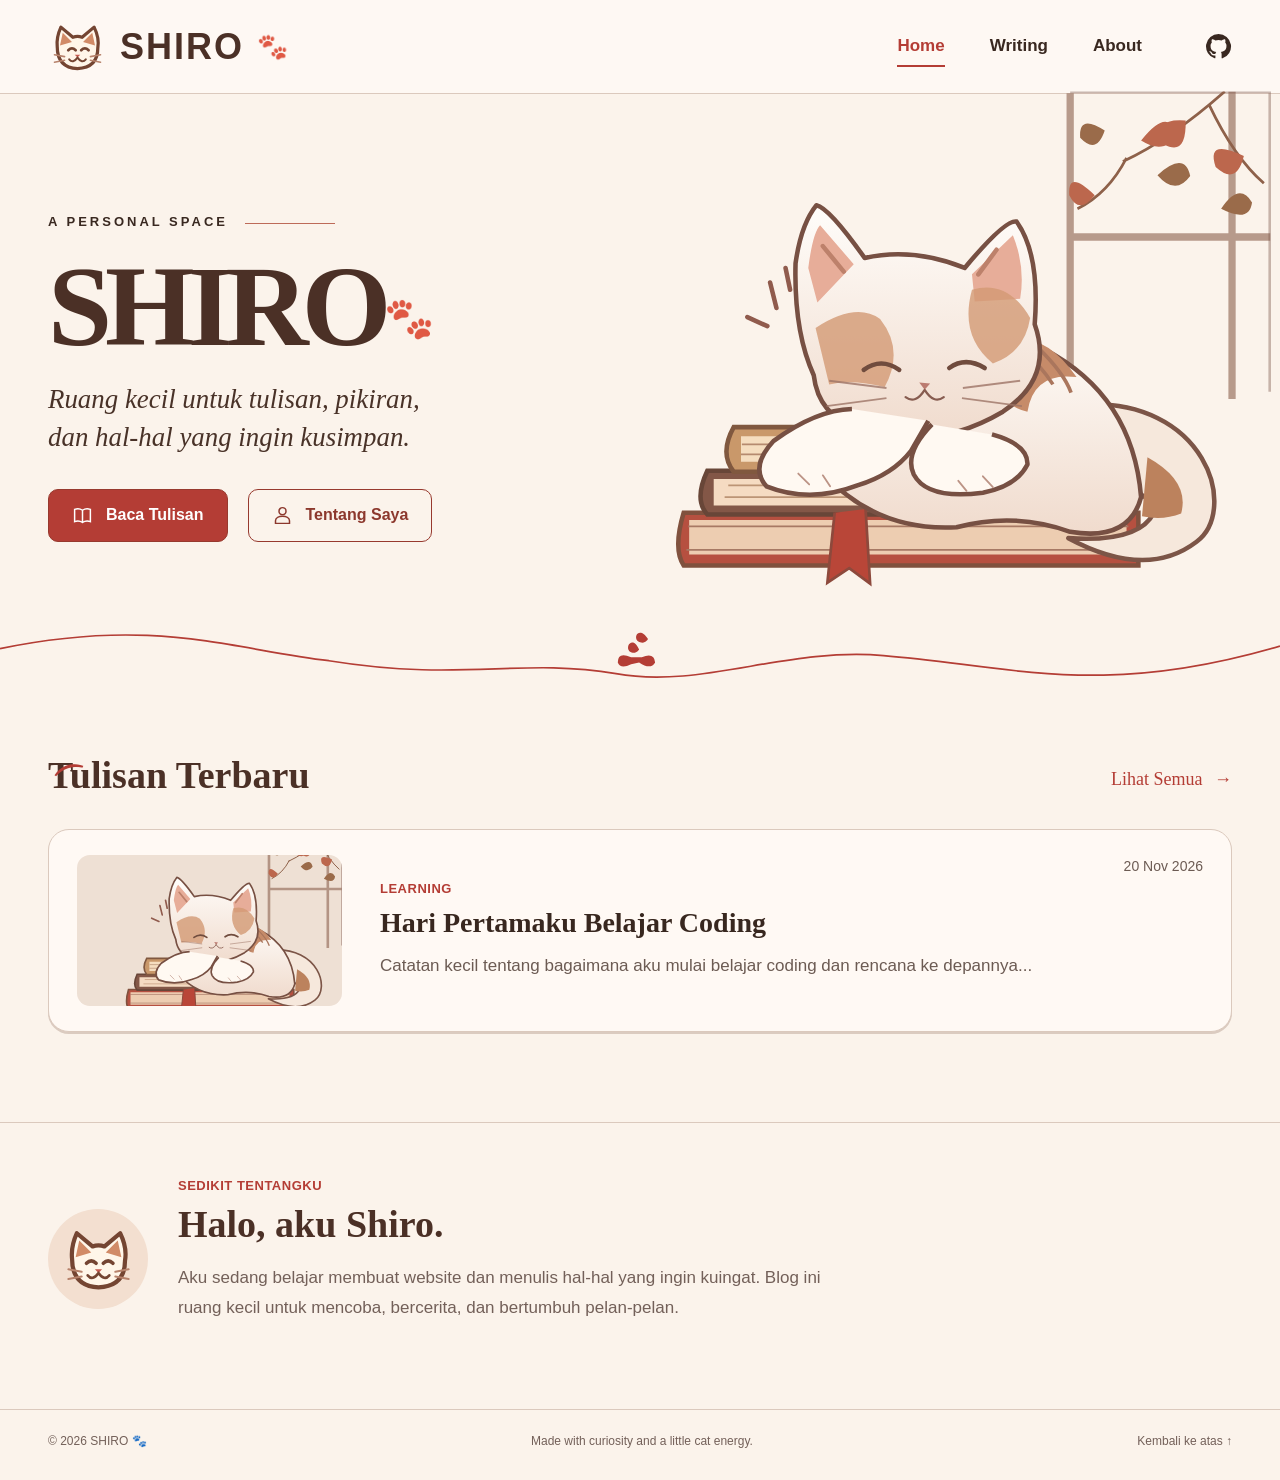
<file: index.html>
<!doctype html>
<html lang="id">
<head>
  <meta charset="utf-8"><meta name="viewport" content="width=device-width, initial-scale=1">
  <meta name="theme-color" content="#fbf3eb">
  <meta name="description" content="SHIRO — ruang kecil untuk tulisan, pikiran, dan hal-hal yang ingin kusimpan.">
  <title>SHIRO — A Personal Space</title>
  <link rel="icon" type="image/svg+xml" href="favicon.svg">
  <link rel="stylesheet" href="style.css">
</head>
<body>
<a class="skip-link" href="#main">Lewati navigasi</a>
<header class="topbar">
  <div class="shell nav-inner">
    <a class="brand" href="./" aria-label="SHIRO, beranda"><img src="assets/cat.svg" alt="" width="53" height="53"><span>SHIRO</span><span class="paw" aria-hidden="true">🐾</span></a>
    <nav aria-label="Navigasi"><a class="active" href="./">Home</a><a href="#writing">Writing</a><a href="#about">About</a><a class="github" href="https://github.com/ShiroeZero" aria-label="GitHub ShiroeZero" target="_blank" rel="noopener noreferrer"><svg width="27" height="27" viewBox="0 0 24 24" fill="currentColor" aria-hidden="true"><path d="M12 .9a11.1 11.1 0 0 0-3.51 21.63c.55.1.76-.24.76-.54v-2.07c-3.09.67-3.74-1.31-3.74-1.31-.5-1.27-1.23-1.61-1.23-1.61-1.01-.69.08-.67.08-.67 1.12.08 1.71 1.15 1.71 1.15.99 1.7 2.6 1.21 3.23.93.1-.72.39-1.21.7-1.49-2.47-.28-5.06-1.23-5.06-5.49 0-1.21.43-2.2 1.14-2.97-.11-.28-.5-1.41.11-2.94 0 0 .93-.3 3.05 1.13a10.6 10.6 0 0 1 5.55 0c2.12-1.43 3.05-1.13 3.05-1.13.61 1.53.22 2.66.11 2.94.71.77 1.14 1.76 1.14 2.97 0 4.27-2.6 5.21-5.08 5.48.4.35.75 1.02.75 2.05v3.04c0 .3.2.65.77.54A11.1 11.1 0 0 0 12 .9Z"/></svg></a></nav>
  </div>
</header>
<main id="main">
<section class="hero shell">
  <div class="hero-text">
    <p class="overline">A PERSONAL SPACE <span aria-hidden="true"></span></p>
    <h1>SHIRO<span class="hero-paw" aria-hidden="true">🐾</span></h1>
    <p class="tagline">Ruang kecil untuk tulisan, pikiran,<br>dan hal-hal yang ingin kusimpan.</p>
    <div class="actions"><a class="btn btn-primary" href="#writing"><svg viewBox="0 0 24 24" width="21" height="21" fill="none" stroke="currentColor" stroke-width="1.7" aria-hidden="true"><path d="M12 6c-3-2-6-2-9-1v14c3-1 6-1 9 1 3-2 6-2 9-1V5c-3-1-6-1-9 1Zm0 0v14"/></svg>Baca Tulisan</a><a class="btn btn-secondary" href="#about"><svg viewBox="0 0 24 24" width="21" height="21" fill="none" stroke="currentColor" stroke-width="1.7" aria-hidden="true"><circle cx="12" cy="7" r="4"/><path d="M4 21v-3c0-7 16-7 16 0v3Z"/></svg>Tentang Saya</a></div>
  </div>
  <div class="hero-illustration"><img src="assets/cat-books.svg" alt="Ilustrasi kucing putih-oranye yang sedang tidur di atas tumpukan buku dekat jendela dan daun musim gugur" width="800" height="570"></div>
</section>
<div class="wave" aria-hidden="true"><svg viewBox="0 0 1440 74" preserveAspectRatio="none"><path d="M0 25C175-12 260 26 370 39c151 25 214-4 323 15 96 18 191-31 301-21 143 12 245 50 446-11" fill="none" stroke="currentColor" stroke-width="2"/><path d="M719 26c-7-16-16-4-11 2 7 5 11-2 11-2m10-12c-8-14-17-5-12 2 8 6 12-2 12-2m-19 21q-15-7-15 6 3 8 15 2l9-2q13 9 18 0-1-12-15-6z" fill="currentColor"/></svg></div>
<section class="writing shell" id="writing">
  <div class="section-heading"><div><div class="cat-ears" aria-hidden="true">⌒</div><h2>Tulisan Terbaru</h2></div><a href="posts/awal.html">Lihat Semua <span aria-hidden="true">→</span></a></div>
  <a class="post-card" href="posts/awal.html">
    <div class="post-picture"><img src="assets/cat-books.svg" alt="Kucing tidur di atas tumpukan buku" width="800" height="570"></div>
    <div class="post-content"><p class="category">LEARNING</p><h3>Hari Pertamaku Belajar Coding</h3><p>Catatan kecil tentang bagaimana aku mulai belajar coding dan rencana ke depannya...</p></div>
    <time datetime="2026-11-20">20 Nov 2026</time>
  </a>
</section>
<section class="about shell" id="about"><div class="about-icon"><img src="assets/cat.svg" alt="" width="77" height="77"></div><div><p class="category">SEDIKIT TENTANGKU</p><h2>Halo, aku Shiro.</h2><p>Aku sedang belajar membuat website dan menulis hal-hal yang ingin kuingat. Blog ini ruang kecil untuk mencoba, bercerita, dan bertumbuh pelan-pelan.</p></div></section>
</main>
<footer class="footer shell"><span>© 2026 SHIRO 🐾</span><span>Made with curiosity and a little cat energy.</span><a href="#main">Kembali ke atas ↑</a></footer>
</body></html>
</file>
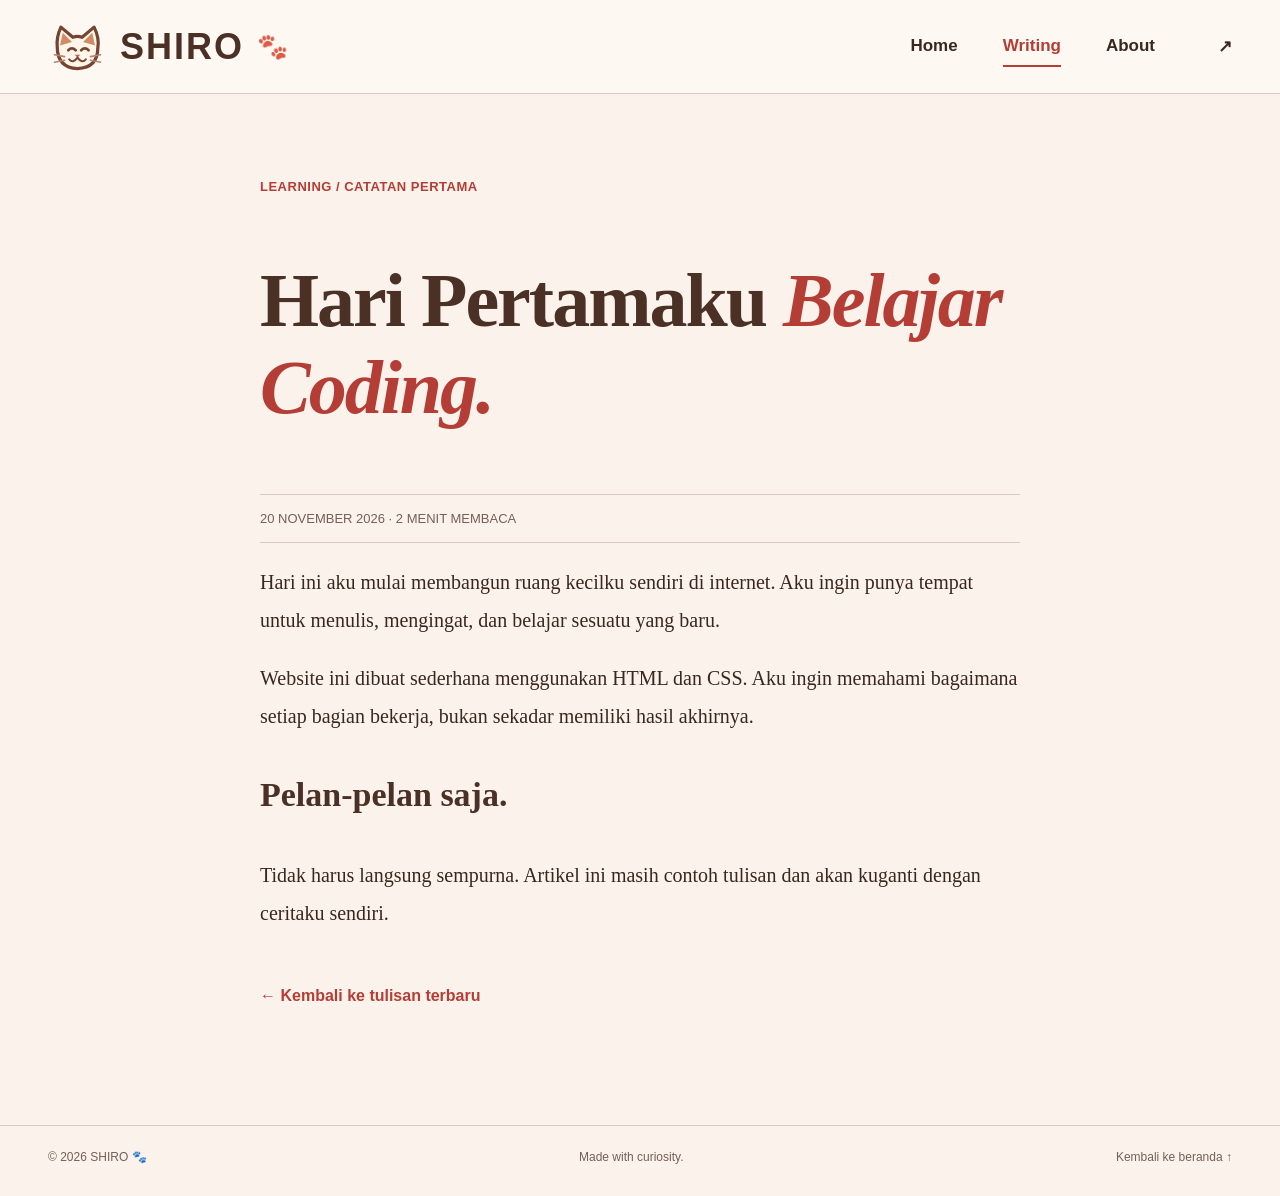
<file: posts/awal.html>
<!doctype html><html lang="id"><head><meta charset="utf-8"><meta name="viewport" content="width=device-width, initial-scale=1"><meta name="theme-color" content="#fbf3eb"><title>Hari Pertamaku Belajar Coding — SHIRO</title><link rel="icon" type="image/svg+xml" href="../favicon.svg"><link rel="stylesheet" href="../style.css"></head><body><a class="skip-link" href="#main">Lewati navigasi</a><header class="topbar"><div class="shell nav-inner"><a class="brand" href="../"><img src="../assets/cat.svg" alt="" width="53" height="53"><span>SHIRO</span><span class="paw" aria-hidden="true">🐾</span></a><nav aria-label="Navigasi"><a href="../">Home</a><a class="active" href="../#writing">Writing</a><a href="../#about">About</a><a class="github" href="https://github.com/ShiroeZero" aria-label="GitHub" target="_blank" rel="noopener noreferrer">↗</a></nav></div></header><main id="main"><article class="article-layout"><p class="category">LEARNING / CATATAN PERTAMA</p><h1>Hari Pertamaku <em>Belajar Coding.</em></h1><div class="article-meta">20 NOVEMBER 2026 · 2 MENIT MEMBACA</div><div class="article-body"><p>Hari ini aku mulai membangun ruang kecilku sendiri di internet. Aku ingin punya tempat untuk menulis, mengingat, dan belajar sesuatu yang baru.</p><p>Website ini dibuat sederhana menggunakan HTML dan CSS. Aku ingin memahami bagaimana setiap bagian bekerja, bukan sekadar memiliki hasil akhirnya.</p><h2>Pelan-pelan saja.</h2><p>Tidak harus langsung sempurna. Artikel ini masih contoh tulisan dan akan kuganti dengan ceritaku sendiri.</p></div><a class="back-link" href="../#writing">← Kembali ke tulisan terbaru</a></article></main><footer class="footer shell"><span>© 2026 SHIRO 🐾</span><span>Made with curiosity.</span><a href="../">Kembali ke beranda ↑</a></footer></body></html>
</file>
<file: style.css>
:root{--cream:#fbf3eb;--paper:#fff9f3;--brown:#4b3026;--text:#392820;--muted:#736059;--red:#b43d35;--border:#dbc9bd}
*{box-sizing:border-box}html{scroll-behavior:smooth}body{margin:0;background:var(--cream);color:var(--text);font-family:Arial,Helvetica,sans-serif;-webkit-font-smoothing:antialiased}a{text-decoration:none;color:inherit}a:focus-visible{outline:3px solid var(--red);outline-offset:4px}img{max-width:100%;height:auto}.shell{max-width:1320px;margin:auto;padding-left:48px;padding-right:48px}.skip-link{position:absolute;top:-50px;left:10px;z-index:50;background:var(--paper);padding:12px}.skip-link:focus{top:10px}
.topbar{border-bottom:1px solid var(--border);background:rgba(255,250,245,.85)}.nav-inner{height:93px;display:flex;justify-content:space-between;align-items:center}.brand{display:flex;align-items:center;gap:13px;color:var(--brown);font-size:36px;letter-spacing:2px;font-weight:700}.brand img{width:59px;height:59px}.paw{font-size:25px;letter-spacing:0;filter:sepia(1) saturate(4) hue-rotate(320deg)}nav{display:flex;align-items:center;gap:45px;font-size:17px;font-weight:600}nav a:not(.github){padding:9px 0;border-bottom:2px solid transparent}nav a.active{color:var(--red);border-bottom-color:var(--red)}nav a:hover{color:var(--red)}.github{margin-left:18px;display:flex}
.hero{display:grid;grid-template-columns:45% 55%;min-height:505px;align-items:center;padding-top:52px;padding-bottom:17px}.hero-text{position:relative;z-index:1}.overline{font-size:13px;font-weight:800;letter-spacing:3px;margin:0 0 20px}.overline span{display:inline-block;width:90px;height:1px;background:#bd6a58;vertical-align:middle;margin-left:10px}.hero h1{font-family:Georgia,'Times New Roman',serif;color:var(--brown);font-weight:800;font-size:clamp(85px,9vw,145px);letter-spacing:-7px;line-height:1;margin:0 0 15px}.hero-paw{font-size:.35em;vertical-align:middle;letter-spacing:0;filter:sepia(1) saturate(4) hue-rotate(320deg)}.tagline{font-family:Georgia,'Times New Roman',serif;font-style:italic;font-size:clamp(20px,2.1vw,28px);line-height:1.43;margin:0 0 32px;color:#493228}.actions{display:flex;gap:20px;flex-wrap:wrap}.btn{border:1.5px solid #97392e;border-radius:10px;padding:15px 23px;display:inline-flex;align-items:center;justify-content:center;gap:13px;font-size:16px;font-weight:600;transition:transform .18s,background-color .18s}.btn:hover{transform:translateY(-2px)}.btn-primary{background:var(--red);color:white}.btn-secondary{color:#8c382d;background:transparent}.btn-secondary:hover{background:#f2e6dd}.hero-illustration{position:relative;align-self:end;overflow:visible}.hero-illustration img{width:100%;display:block;max-height:500px;object-fit:contain;object-position:right bottom;transform:scale(1.12);transform-origin:center bottom}.wave{color:var(--red);width:100%;height:64px}.wave svg{height:100%;width:100%}
.writing{padding-top:42px;padding-bottom:90px}.section-heading{display:flex;align-items:end;justify-content:space-between;margin-bottom:32px}.section-heading h2,.about h2{font-family:Georgia,'Times New Roman',serif;color:var(--brown);font-size:38px;margin:0}.section-heading a{font-family:Georgia,serif;color:var(--red);font-size:18px;padding-bottom:7px}.section-heading a span{margin-left:7px}.cat-ears{font-family:Georgia,serif;color:var(--red);font-weight:bold;transform:rotate(-18deg);height:20px;font-size:34px;line-height:0.8}
.post-card{display:grid;grid-template-columns:265px 1fr auto;gap:38px;align-items:center;padding:25px 28px;border:1px solid var(--border);border-radius:21px;background:#fff9f4;box-shadow:0 2px 0 #dbcbc0;transition:transform .2s,box-shadow .2s}.post-card:hover{transform:translateY(-3px);box-shadow:0 6px 18px #68402f1a}.post-picture{height:151px;background:#eee0d4;border-radius:13px;overflow:hidden}.post-picture img{width:100%;height:100%;object-fit:cover}.category{color:var(--red);font-weight:800;font-size:13px;letter-spacing:.5px;margin:0 0 9px}.post-content h3{font-family:Georgia,serif;font-size:28px;line-height:1.25;color:#38271f;margin:0 0 12px}.post-content>p:last-child{font-size:17px;line-height:1.6;color:#6c5b53;margin:0}.post-card time{align-self:start;white-space:nowrap;color:#6c5b53;font-size:14px;padding-top:3px}
.about{border-top:1px solid var(--border);display:flex;gap:30px;align-items:center;padding-top:55px;padding-bottom:70px}.about-icon{width:100px;height:100px;flex:none;border-radius:50%;background:#f3dfd0;display:grid;place-items:center}.about p:last-child{font-size:17px;line-height:1.75;color:var(--muted);max-width:650px}.footer{border-top:1px solid var(--border);padding-top:24px;padding-bottom:32px;display:flex;gap:15px;justify-content:space-between;color:var(--muted);font-size:12px}.footer a:hover{color:var(--red)}
.article-layout{max-width:820px;padding:85px 30px 120px;margin:auto}.article-layout h1{font-family:Georgia,serif;font-size:clamp(42px,6vw,76px);letter-spacing:-2px;color:var(--brown)}.article-layout h1 em{color:var(--red)}.article-meta{border-top:1px solid var(--border);border-bottom:1px solid var(--border);padding:16px 0;color:var(--muted);font-size:13px}.article-body{font-family:Georgia,serif;font-size:20px;line-height:1.9}.article-body h2{font-size:34px;color:var(--brown)}.back-link{display:inline-block;margin-top:35px;color:var(--red);font-weight:bold}
@media(max-width:930px){.shell{padding-left:28px;padding-right:28px}.hero{grid-template-columns:1fr 1fr}.hero h1{font-size:clamp(65px,9vw,110px)}.hero-illustration img{transform:scale(1.06)}.post-card{grid-template-columns:200px 1fr;gap:22px}.post-card time{grid-column:2;grid-row:2;padding:0}.post-content h3{font-size:24px}}
@media(max-width:650px){.shell{padding-left:21px;padding-right:21px}.nav-inner{height:75px}.brand{font-size:25px;gap:7px}.brand img{width:42px;height:42px}.brand .paw{font-size:17px}nav{gap:13px;font-size:13px}.github{margin-left:0}nav .github svg{width:22px}.hero{grid-template-columns:1fr;min-height:unset;padding-top:65px;gap:15px}.hero h1{font-size:clamp(80px,18vw,120px)}.hero-text{padding:0 1px}.overline{font-size:11px}.tagline{font-size:22px}.tagline br{display:none}.actions{gap:11px}.btn{font-size:13px;padding:13px 14px;gap:8px}.hero-illustration{margin-top:10px}.hero-illustration img{max-height:375px;transform:none}.wave{height:42px}.writing{padding-top:32px;padding-bottom:65px}.section-heading h2{font-size:29px}.section-heading a{font-size:14px}.post-card{display:flex;flex-direction:column;align-items:stretch;gap:16px;padding:15px}.post-picture{height:190px}.post-content h3{font-size:25px}.post-content>p:last-child{font-size:15px}.post-card time{font-size:12px}.about{gap:15px;align-items:start;padding-top:40px;padding-bottom:55px}.about-icon{width:64px;height:64px}.about-icon img{width:50px}.about h2{font-size:28px}.about p:last-child{font-size:14px}.footer{flex-wrap:wrap;line-height:1.6}}
@media(prefers-reduced-motion:reduce){html{scroll-behavior:auto}.btn,.post-card{transition:none}}
</file>
